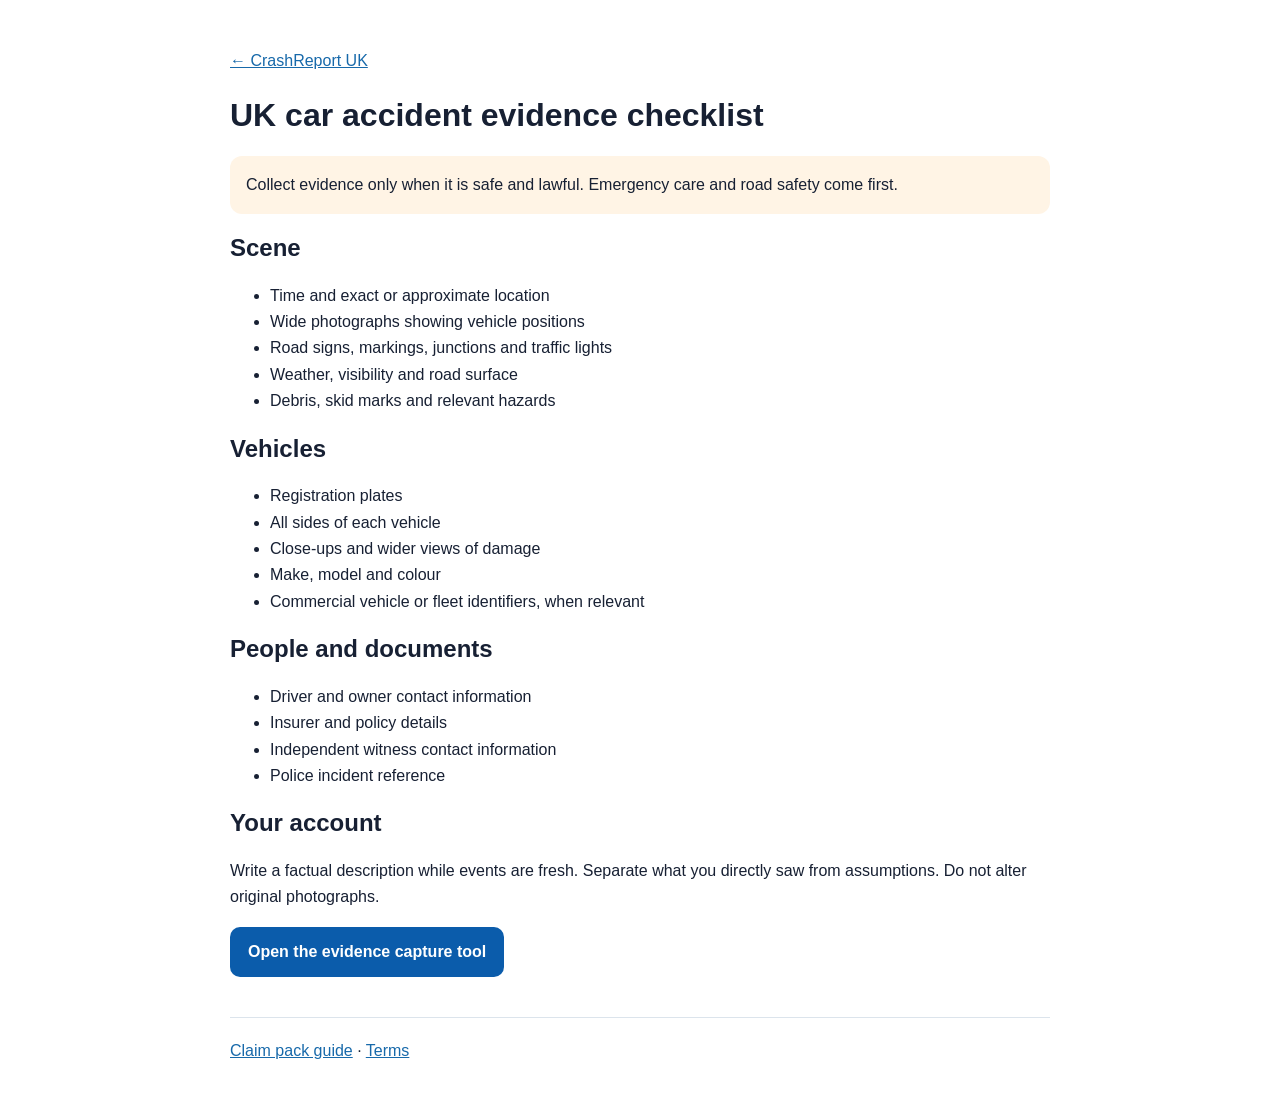
<file: accident-evidence-checklist.html>
<!doctype html><html lang="en-GB"><head><meta charset="utf-8"><meta name="viewport" content="width=device-width,initial-scale=1"><title>Car Accident Evidence Checklist UK | CrashReport UK</title><meta name="description" content="A mobile checklist of photographs, driver details, witnesses and scene information to record after a UK car accident."><link rel="canonical" href="https://crashreport.uk/accident-evidence-checklist.html"><style>body{font-family:Inter,-apple-system,BlinkMacSystemFont,"Segoe UI",sans-serif;max-width:820px;margin:auto;padding:32px 20px;color:#172033;line-height:1.65}a{color:#1769aa}.cta{display:inline-block;background:#0b5cab;color:white;padding:12px 18px;border-radius:10px;text-decoration:none;font-weight:700}.warn{background:#fff4e5;padding:16px;border-radius:12px}h1,h2{line-height:1.2}footer{margin-top:40px;padding-top:20px;border-top:1px solid #dce4ec}</style></head><body><p><a href="/">← CrashReport UK</a></p><main><h1>UK car accident evidence checklist</h1><p class="warn">Collect evidence only when it is safe and lawful. Emergency care and road safety come first.</p><h2>Scene</h2><ul><li>Time and exact or approximate location</li><li>Wide photographs showing vehicle positions</li><li>Road signs, markings, junctions and traffic lights</li><li>Weather, visibility and road surface</li><li>Debris, skid marks and relevant hazards</li></ul><h2>Vehicles</h2><ul><li>Registration plates</li><li>All sides of each vehicle</li><li>Close-ups and wider views of damage</li><li>Make, model and colour</li><li>Commercial vehicle or fleet identifiers, when relevant</li></ul><h2>People and documents</h2><ul><li>Driver and owner contact information</li><li>Insurer and policy details</li><li>Independent witness contact information</li><li>Police incident reference</li></ul><h2>Your account</h2><p>Write a factual description while events are fresh. Separate what you directly saw from assumptions. Do not alter original photographs.</p><p><a class="cta" href="/">Open the evidence capture tool</a></p></main><footer><a href="/insurance-claim-pack-guide.html">Claim pack guide</a> · <a href="/terms.html">Terms</a></footer></body></html>
</file>
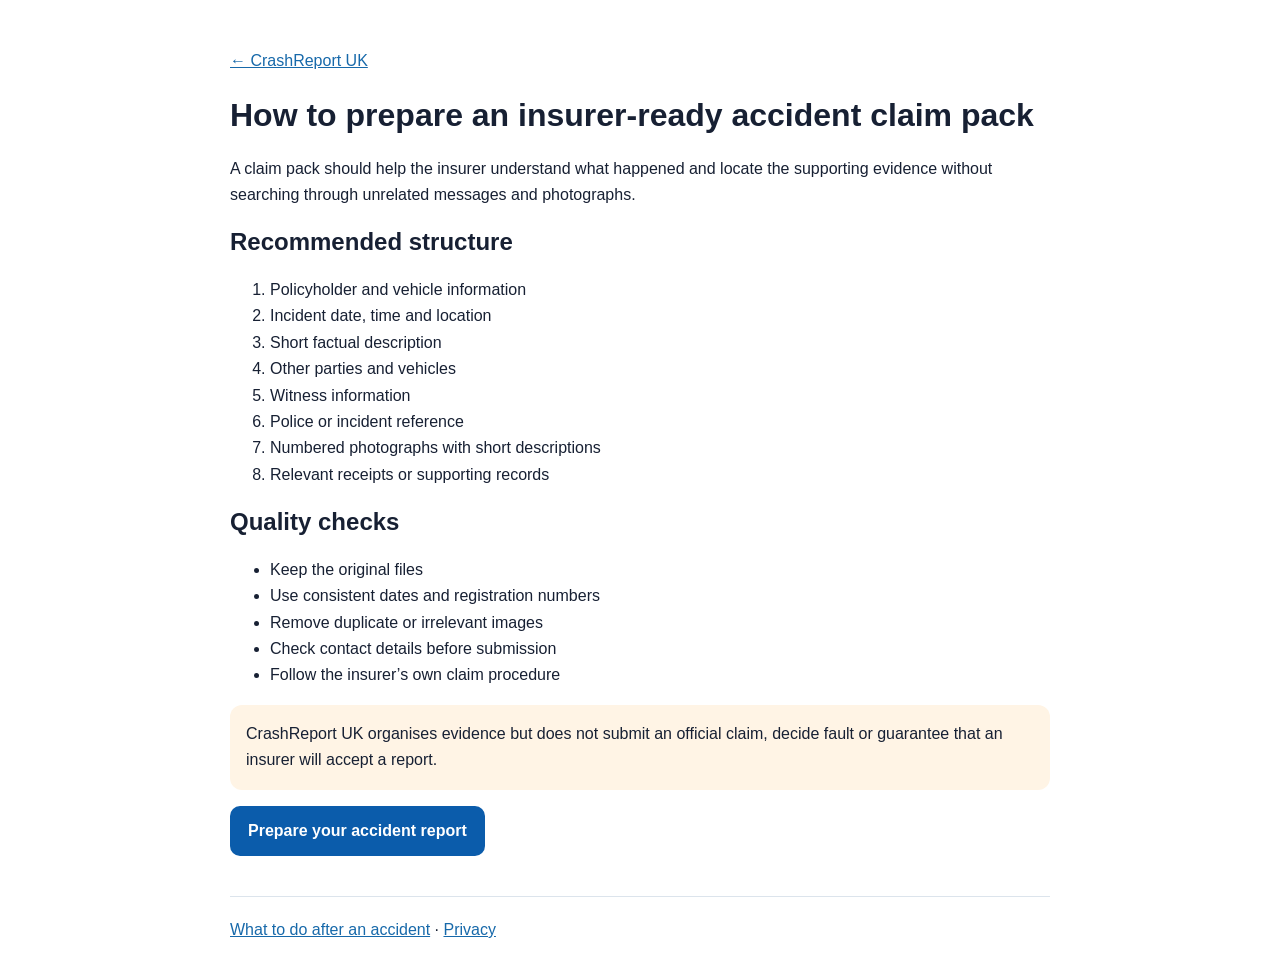
<file: insurance-claim-pack-guide.html>
<!doctype html><html lang="en-GB"><head><meta charset="utf-8"><meta name="viewport" content="width=device-width,initial-scale=1"><title>How to Prepare an Insurer-Ready Accident Claim Pack | CrashReport UK</title><meta name="description" content="Organise accident facts, photographs, vehicle details, witnesses and supporting documents into a clear insurer-ready claim pack."><link rel="canonical" href="https://crashreport.uk/insurance-claim-pack-guide.html"><style>body{font-family:Inter,-apple-system,BlinkMacSystemFont,"Segoe UI",sans-serif;max-width:820px;margin:auto;padding:32px 20px;color:#172033;line-height:1.65}a{color:#1769aa}.cta{display:inline-block;background:#0b5cab;color:white;padding:12px 18px;border-radius:10px;text-decoration:none;font-weight:700}.warn{background:#fff4e5;padding:16px;border-radius:12px}h1,h2{line-height:1.2}footer{margin-top:40px;padding-top:20px;border-top:1px solid #dce4ec}</style></head><body><p><a href="/">← CrashReport UK</a></p><main><h1>How to prepare an insurer-ready accident claim pack</h1><p>A claim pack should help the insurer understand what happened and locate the supporting evidence without searching through unrelated messages and photographs.</p><h2>Recommended structure</h2><ol><li>Policyholder and vehicle information</li><li>Incident date, time and location</li><li>Short factual description</li><li>Other parties and vehicles</li><li>Witness information</li><li>Police or incident reference</li><li>Numbered photographs with short descriptions</li><li>Relevant receipts or supporting records</li></ol><h2>Quality checks</h2><ul><li>Keep the original files</li><li>Use consistent dates and registration numbers</li><li>Remove duplicate or irrelevant images</li><li>Check contact details before submission</li><li>Follow the insurer’s own claim procedure</li></ul><p class="warn">CrashReport UK organises evidence but does not submit an official claim, decide fault or guarantee that an insurer will accept a report.</p><p><a class="cta" href="/">Prepare your accident report</a></p></main><footer><a href="/what-to-do-after-car-accident-uk.html">What to do after an accident</a> · <a href="/privacy.html">Privacy</a></footer></body></html>
</file>
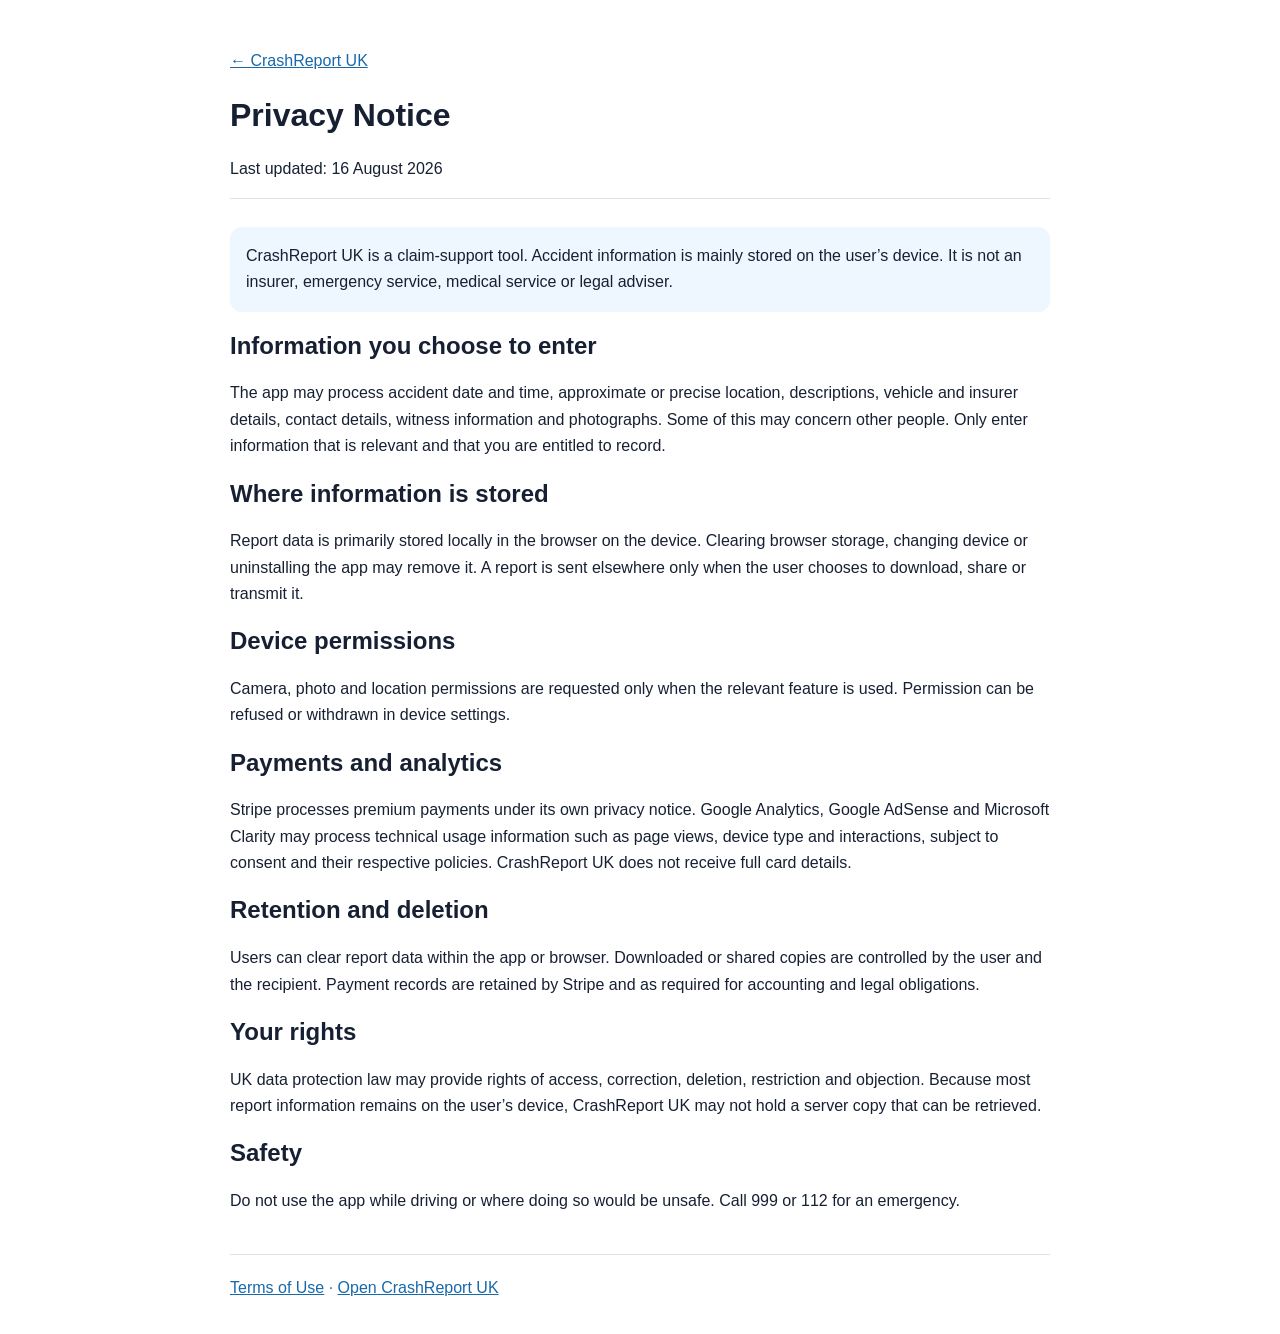
<file: privacy.html>
<!doctype html><html lang="en-GB"><head><meta charset="utf-8"><meta name="viewport" content="width=device-width,initial-scale=1"><title>Privacy Notice | CrashReport UK</title><meta name="description" content="How CrashReport UK handles accident report data, photos and location information."><link rel="canonical" href="https://crashreport.uk/privacy.html"><style>body{font-family:Inter,-apple-system,BlinkMacSystemFont,"Segoe UI",sans-serif;max-width:820px;margin:auto;padding:32px 20px;color:#172033;line-height:1.65}a{color:#1769aa}header{border-bottom:1px solid #dce4ec;margin-bottom:28px}.note{background:#eef6ff;padding:16px;border-radius:12px}h1,h2{line-height:1.2}footer{margin-top:40px;padding-top:20px;border-top:1px solid #dce4ec;color:#536174}</style></head><body><header><p><a href="/">← CrashReport UK</a></p><h1>Privacy Notice</h1><p>Last updated: 16 August 2026</p></header><p class="note">CrashReport UK is a claim-support tool. Accident information is mainly stored on the user’s device. It is not an insurer, emergency service, medical service or legal adviser.</p><h2>Information you choose to enter</h2><p>The app may process accident date and time, approximate or precise location, descriptions, vehicle and insurer details, contact details, witness information and photographs. Some of this may concern other people. Only enter information that is relevant and that you are entitled to record.</p><h2>Where information is stored</h2><p>Report data is primarily stored locally in the browser on the device. Clearing browser storage, changing device or uninstalling the app may remove it. A report is sent elsewhere only when the user chooses to download, share or transmit it.</p><h2>Device permissions</h2><p>Camera, photo and location permissions are requested only when the relevant feature is used. Permission can be refused or withdrawn in device settings.</p><h2>Payments and analytics</h2><p>Stripe processes premium payments under its own privacy notice. Google Analytics, Google AdSense and Microsoft Clarity may process technical usage information such as page views, device type and interactions, subject to consent and their respective policies. CrashReport UK does not receive full card details.</p><h2>Retention and deletion</h2><p>Users can clear report data within the app or browser. Downloaded or shared copies are controlled by the user and the recipient. Payment records are retained by Stripe and as required for accounting and legal obligations.</p><h2>Your rights</h2><p>UK data protection law may provide rights of access, correction, deletion, restriction and objection. Because most report information remains on the user’s device, CrashReport UK may not hold a server copy that can be retrieved.</p><h2>Safety</h2><p>Do not use the app while driving or where doing so would be unsafe. Call 999 or 112 for an emergency.</p><footer><a href="/terms.html">Terms of Use</a> · <a href="/">Open CrashReport UK</a></footer></body></html>
</file>
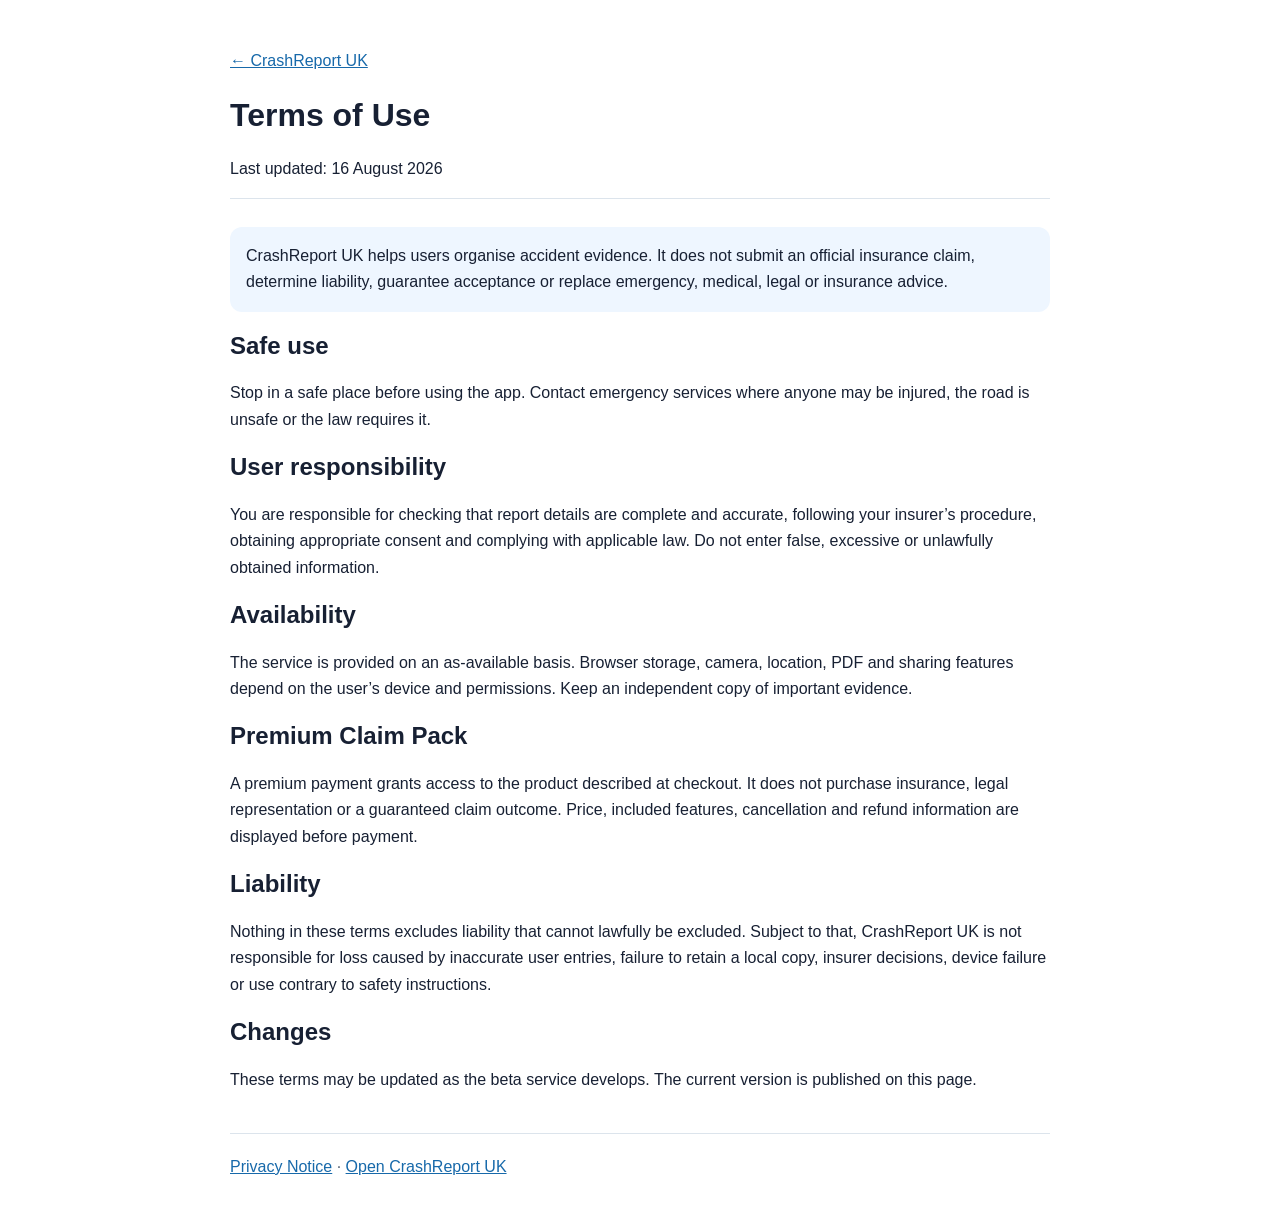
<file: terms.html>
<!doctype html><html lang="en-GB"><head><meta charset="utf-8"><meta name="viewport" content="width=device-width,initial-scale=1"><title>Terms of Use | CrashReport UK</title><meta name="description" content="Terms for using the CrashReport UK accident evidence and claim pack tool."><link rel="canonical" href="https://crashreport.uk/terms.html"><style>body{font-family:Inter,-apple-system,BlinkMacSystemFont,"Segoe UI",sans-serif;max-width:820px;margin:auto;padding:32px 20px;color:#172033;line-height:1.65}a{color:#1769aa}header{border-bottom:1px solid #dce4ec;margin-bottom:28px}.note{background:#eef6ff;padding:16px;border-radius:12px}h1,h2{line-height:1.2}footer{margin-top:40px;padding-top:20px;border-top:1px solid #dce4ec;color:#536174}</style></head><body><header><p><a href="/">← CrashReport UK</a></p><h1>Terms of Use</h1><p>Last updated: 16 August 2026</p></header><p class="note">CrashReport UK helps users organise accident evidence. It does not submit an official insurance claim, determine liability, guarantee acceptance or replace emergency, medical, legal or insurance advice.</p><h2>Safe use</h2><p>Stop in a safe place before using the app. Contact emergency services where anyone may be injured, the road is unsafe or the law requires it.</p><h2>User responsibility</h2><p>You are responsible for checking that report details are complete and accurate, following your insurer’s procedure, obtaining appropriate consent and complying with applicable law. Do not enter false, excessive or unlawfully obtained information.</p><h2>Availability</h2><p>The service is provided on an as-available basis. Browser storage, camera, location, PDF and sharing features depend on the user’s device and permissions. Keep an independent copy of important evidence.</p><h2>Premium Claim Pack</h2><p>A premium payment grants access to the product described at checkout. It does not purchase insurance, legal representation or a guaranteed claim outcome. Price, included features, cancellation and refund information are displayed before payment.</p><h2>Liability</h2><p>Nothing in these terms excludes liability that cannot lawfully be excluded. Subject to that, CrashReport UK is not responsible for loss caused by inaccurate user entries, failure to retain a local copy, insurer decisions, device failure or use contrary to safety instructions.</p><h2>Changes</h2><p>These terms may be updated as the beta service develops. The current version is published on this page.</p><footer><a href="/privacy.html">Privacy Notice</a> · <a href="/">Open CrashReport UK</a></footer></body></html>
</file>
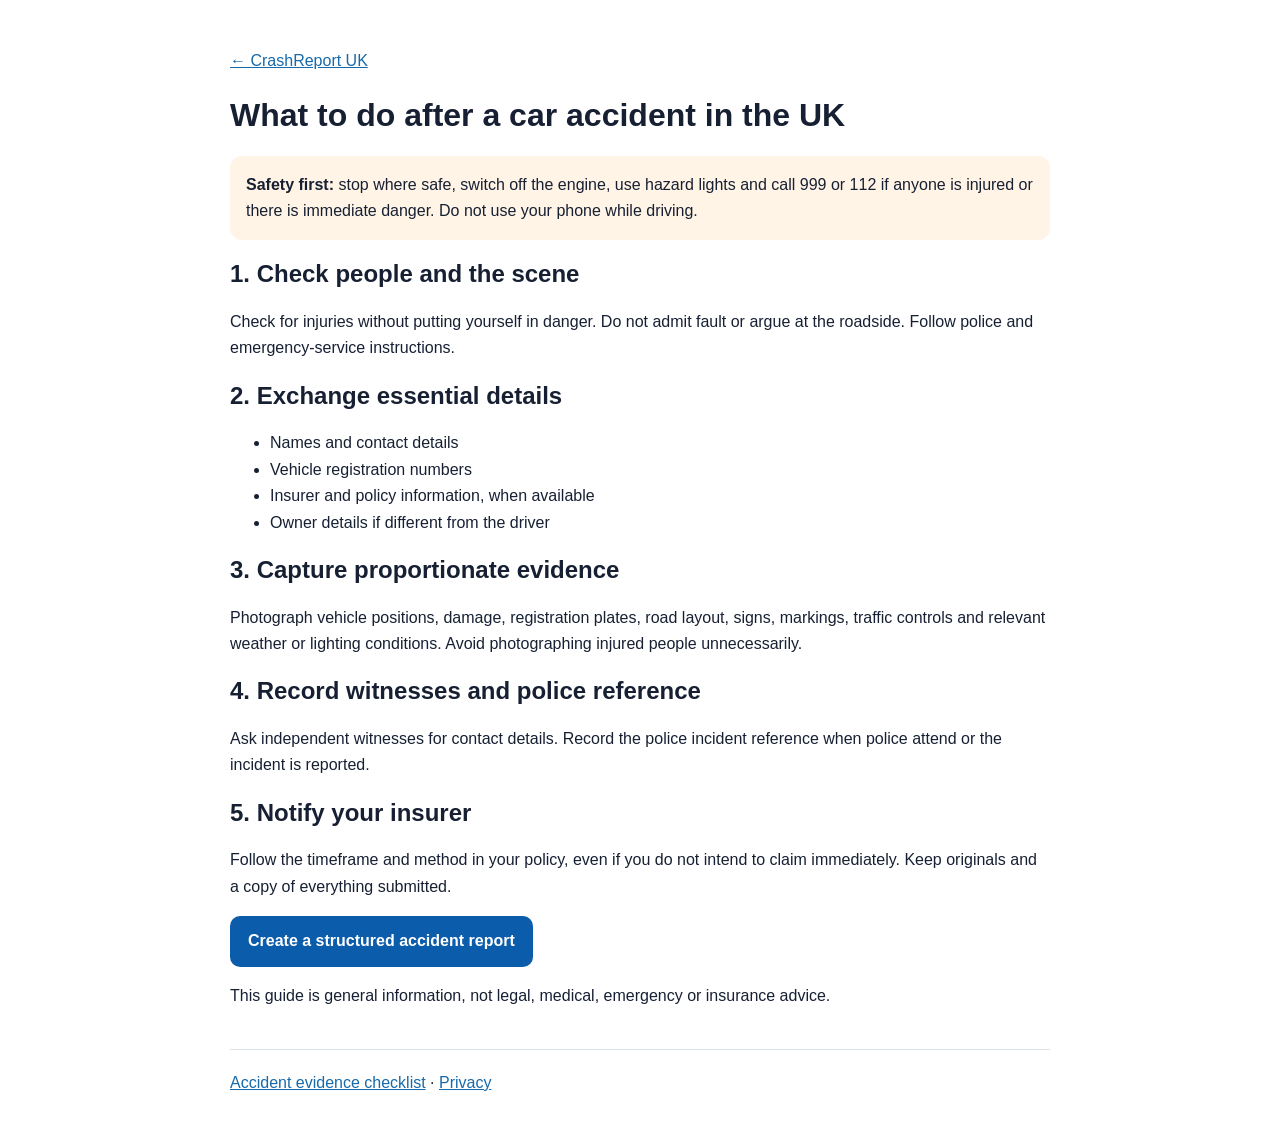
<file: what-to-do-after-car-accident-uk.html>
<!doctype html><html lang="en-GB"><head><meta charset="utf-8"><meta name="viewport" content="width=device-width,initial-scale=1"><title>What to Do After a Car Accident in the UK | CrashReport UK</title><meta name="description" content="A practical UK checklist for safety, evidence, driver details, police reporting and insurer notification after a road accident."><link rel="canonical" href="https://crashreport.uk/what-to-do-after-car-accident-uk.html"><style>body{font-family:Inter,-apple-system,BlinkMacSystemFont,"Segoe UI",sans-serif;max-width:820px;margin:auto;padding:32px 20px;color:#172033;line-height:1.65}a{color:#1769aa}.cta{display:inline-block;background:#0b5cab;color:white;padding:12px 18px;border-radius:10px;text-decoration:none;font-weight:700}.warn{background:#fff4e5;padding:16px;border-radius:12px}h1,h2{line-height:1.2}footer{margin-top:40px;padding-top:20px;border-top:1px solid #dce4ec}</style></head><body><p><a href="/">← CrashReport UK</a></p><main><h1>What to do after a car accident in the UK</h1><p class="warn"><strong>Safety first:</strong> stop where safe, switch off the engine, use hazard lights and call 999 or 112 if anyone is injured or there is immediate danger. Do not use your phone while driving.</p><h2>1. Check people and the scene</h2><p>Check for injuries without putting yourself in danger. Do not admit fault or argue at the roadside. Follow police and emergency-service instructions.</p><h2>2. Exchange essential details</h2><ul><li>Names and contact details</li><li>Vehicle registration numbers</li><li>Insurer and policy information, when available</li><li>Owner details if different from the driver</li></ul><h2>3. Capture proportionate evidence</h2><p>Photograph vehicle positions, damage, registration plates, road layout, signs, markings, traffic controls and relevant weather or lighting conditions. Avoid photographing injured people unnecessarily.</p><h2>4. Record witnesses and police reference</h2><p>Ask independent witnesses for contact details. Record the police incident reference when police attend or the incident is reported.</p><h2>5. Notify your insurer</h2><p>Follow the timeframe and method in your policy, even if you do not intend to claim immediately. Keep originals and a copy of everything submitted.</p><p><a class="cta" href="/">Create a structured accident report</a></p><p>This guide is general information, not legal, medical, emergency or insurance advice.</p></main><footer><a href="/accident-evidence-checklist.html">Accident evidence checklist</a> · <a href="/privacy.html">Privacy</a></footer></body></html>
</file>
